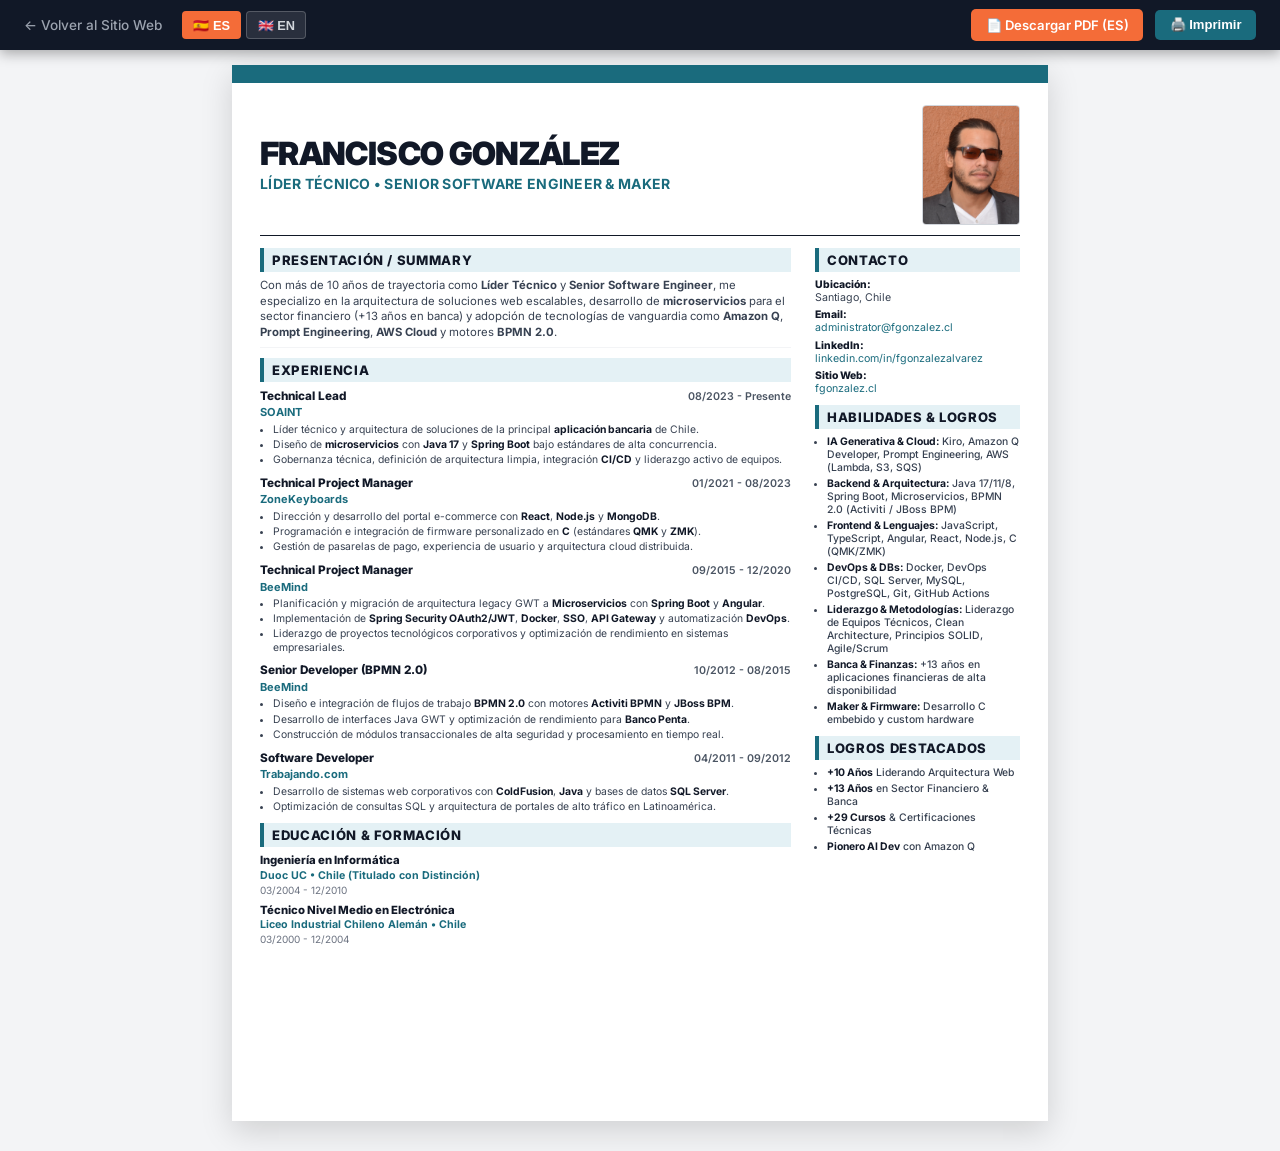
<file: cv.html>
<!DOCTYPE html>
<html lang="es">

<head>
  <meta charset="UTF-8">
  <meta name="viewport" content="width=device-width, initial-scale=1.0">
  <title>CV Francisco González | Technical Lead & Senior Software Engineer</title>
  <link rel="icon" type="image/png" sizes="32x32" href="assets/icons/favicon-32x32.png">

  <!-- Google Fonts: Inter -->
  <link rel="preconnect" href="https://fonts.googleapis.com">
  <link rel="preconnect" href="https://fonts.gstatic.com" crossorigin>
  <link href="https://fonts.googleapis.com/css2?family=Inter:wght@300;400;500;600;700;800;900&display=swap"
    rel="stylesheet">

  <style>
    /* ── STRICT 1-PAGE LETTER SIZE (8.5 x 11 INCHES / 215.9 x 279.4 MM) FULLY OPTIMIZED LAYOUT ── */
    * {
      box-sizing: border-box;
      margin: 0;
      padding: 0;
    }

    html,
    body {
      background-color: #f3f4f6;
      color: #111827;
      font-family: 'Inter', -apple-system, BlinkMacSystemFont, "Segoe UI", Roboto, sans-serif;
      line-height: 1.38;
      -webkit-font-smoothing: antialiased;
    }

    /* Print Floating Toolbar */
    .no-print-bar {
      position: fixed;
      top: 0;
      left: 0;
      right: 0;
      height: 50px;
      background: #111827;
      color: #ffffff;
      display: flex;
      align-items: center;
      justify-content: space-between;
      padding: 0 1.5rem;
      z-index: 9999;
      box-shadow: 0 4px 12px rgba(0, 0, 0, 0.3);
    }

    .toolbar-left,
    .toolbar-right {
      display: flex;
      align-items: center;
      gap: 0.75rem;
    }

    .btn-toolbar {
      background: #1a6b7d;
      color: #ffffff;
      border: none;
      padding: 0.45rem 0.9rem;
      border-radius: 5px;
      font-weight: 600;
      font-size: 0.82rem;
      cursor: pointer;
      text-decoration: none;
      display: inline-flex;
      align-items: center;
      gap: 0.35rem;
      transition: all 0.2s ease;
    }

    .btn-toolbar:hover {
      background: #134e5c;
    }

    .btn-toolbar.orange {
      background: #f46c38;
    }

    .btn-toolbar.orange:hover {
      background: #e05824;
    }

    .btn-lang-toggle {
      background: rgba(255, 255, 255, 0.1);
      border: 1px solid rgba(255, 255, 255, 0.2);
      color: #d1d5db;
      padding: 0.35rem 0.65rem;
      border-radius: 4px;
      font-size: 0.8rem;
      font-weight: 700;
      cursor: pointer;
    }

    .btn-lang-toggle.active {
      background: #f46c38;
      color: #ffffff;
      border-color: transparent;
    }

    .btn-back {
      color: #9ca3af;
      text-decoration: none;
      font-size: 0.85rem;
      font-weight: 500;
    }

    .btn-back:hover {
      color: #ffffff;
    }

    /* CV Sheet Outer Container (Letter Size: 215.9mm x 279.4mm) */
    .cv-page-wrapper {
      width: 215.9mm;
      height: 279.4mm;
      max-height: 279.4mm;
      margin: 65px auto 30px auto;
      background: #ffffff;
      box-shadow: 0 10px 30px rgba(0, 0, 0, 0.15);
      position: relative;
      overflow: hidden;
      /* Prevents overflow onto page 2 */
      display: flex;
      flex-direction: column;
    }

    /* Teal Top Banner Bar */
    .top-accent-bar {
      height: 18px;
      background-color: #1a6b7d;
      width: 100%;
      flex-shrink: 0;
    }

    .cv-inner-container {
      padding: 22px 28px 18px 28px;
      flex: 1;
      display: flex;
      flex-direction: column;
      justify-content: space-between;
    }

    /* Header Section */
    .cv-header {
      display: flex;
      justify-content: space-between;
      align-items: center;
      margin-bottom: 12px;
      border-bottom: 1.5px solid #111827;
      padding-bottom: 10px;
      flex-shrink: 0;
    }

    .cv-name-box {
      flex: 1;
      padding-right: 18px;
    }

    .cv-name {
      font-size: 24pt;
      font-weight: 900;
      letter-spacing: -0.02em;
      color: #111827;
      text-transform: uppercase;
      line-height: 1.05;
      margin-bottom: 4px;
    }

    .cv-subtitle {
      font-size: 10.5pt;
      font-weight: 700;
      color: #1a6b7d;
      letter-spacing: 0.02em;
    }

    .cv-photo-box {
      width: 98px;
      height: 120px;
      border-radius: 4px;
      overflow: hidden;
      flex-shrink: 0;
      border: 1px solid #d1d5db;
    }

    .cv-photo-box img {
      width: 100%;
      height: 100%;
      object-fit: cover;
      object-position: center top;
      display: block;
    }

    /* Two Column Body Grid */
    .cv-grid {
      display: grid;
      grid-template-columns: 1fr 205px;
      gap: 24px;
      flex: 1;
    }

    /* Section Headings with Light Teal Accent Strip */
    .section-title {
      font-size: 9.8pt;
      font-weight: 800;
      text-transform: uppercase;
      letter-spacing: 0.05em;
      color: #111827;
      background: #e4f1f5;
      padding: 3px 8px;
      margin-top: 10px;
      margin-bottom: 6px;
      border-left: 4px solid #1a6b7d;
      display: block;
    }

    main section:first-child .section-title,
    aside section:first-child .section-title {
      margin-top: 0;
    }

    /* Summary Section */
    .summary-text {
      font-size: 8.5pt;
      color: #374151;
      line-height: 1.38;
      margin-bottom: 8px;
      padding-bottom: 6px;
      border-bottom: 1px solid #f3f4f6;
    }

    /* Experience Section */
    .job-block {
      margin-bottom: 8px;
    }

    .job-header {
      display: flex;
      justify-content: space-between;
      align-items: baseline;
      margin-bottom: 1px;
    }

    .job-role {
      font-size: 8.8pt;
      font-weight: 800;
      color: #111827;
    }

    .job-date {
      font-size: 8pt;
      font-weight: 600;
      color: #4b5563;
    }

    .job-company {
      font-size: 8.3pt;
      font-weight: 700;
      color: #1a6b7d;
      margin-bottom: 2px;
    }

    .job-bullets {
      list-style-type: disc;
      padding-left: 13px;
    }

    .job-bullets li {
      font-size: 7.8pt;
      color: #374151;
      margin-bottom: 1.8px;
      line-height: 1.3;
    }

    .job-bullets li strong {
      color: #111827;
    }

    /* Education Section */
    .edu-block {
      margin-bottom: 5px;
    }

    .edu-degree {
      font-size: 8.5pt;
      font-weight: 800;
      color: #111827;
    }

    .edu-institution {
      font-size: 8pt;
      font-weight: 700;
      color: #1a6b7d;
    }

    .edu-date {
      font-size: 7.5pt;
      color: #6b7280;
    }

    /* Right Column: Contact & Skills */
    .contact-list {
      list-style: none;
      font-size: 8pt;
      margin-bottom: 10px;
    }

    .contact-item {
      margin-bottom: 4px;
      line-height: 1.25;
      word-break: break-word;
    }

    .contact-label {
      font-weight: 800;
      color: #111827;
      display: block;
      font-size: 7.8pt;
    }

    .contact-val {
      color: #374151;
      text-decoration: none;
    }

    .contact-val a {
      color: #1a6b7d;
      text-decoration: none;
    }

    /* Skills Bullet List */
    .skills-list {
      list-style-type: disc;
      padding-left: 12px;
    }

    .skills-list li {
      font-size: 7.8pt;
      color: #374151;
      margin-bottom: 3px;
      line-height: 1.25;
      font-weight: 500;
    }

    .skills-list li strong {
      color: #111827;
      font-weight: 700;
    }

    /* ── PRINT MEDIA STRICT 1-PAGE LETTER SIZE FIT ── */
    @media print {
      @page {
        size: letter portrait;
        /* Exact Letter Dimensions: 8.5 x 11 in */
        margin: 0;
      }

      body {
        background-color: #ffffff !important;
        color: #000000 !important;
      }

      .no-print-bar {
        display: none !important;
      }

      .cv-page-wrapper {
        margin: 0 !important;
        box-shadow: none !important;
        width: 215.9mm !important;
        height: 279.4mm !important;
        max-height: 279.4mm !important;
        overflow: hidden !important;
        page-break-inside: avoid !important;
      }

      .cv-inner-container {
        padding: 16px 24px 16px 24px !important;
      }

      .section-title {
        background: #e4f1f5 !important;
        -webkit-print-color-adjust: exact !important;
        print-color-adjust: exact !important;
      }

      .top-accent-bar {
        background-color: #1a6b7d !important;
        -webkit-print-color-adjust: exact !important;
        print-color-adjust: exact !important;
      }
    }
  </style>
</head>

<body>

  <!-- Floating Toolbar -->
  <div class="no-print-bar">
    <div class="toolbar-left">
      <a href="index.html" class="btn-back">← Volver al Sitio Web</a>
      <div style="display:flex; gap:0.3rem; margin-left:0.5rem;">
        <button id="btnCvEs" class="btn-lang-toggle active" onclick="switchLanguage('es')">🇪🇸 ES</button>
        <button id="btnCvEn" class="btn-lang-toggle" onclick="switchLanguage('en')">🇬🇧 EN</button>
      </div>
    </div>

    <div class="toolbar-right">
      <a id="btnPdfLink" href="assets/files/FGONZALEZ_CV_ES.pdf" target="_blank" class="btn-toolbar orange">
        📄 Descargar PDF
      </a>
      <button class="btn-toolbar" onclick="window.print()">
        🖨️ Imprimir
      </button>
    </div>
  </div>

  <!-- Letter Size CV Sheet Container (Strict 8.5 x 11 in) -->
  <div class="cv-page-wrapper">
    <div class="top-accent-bar"></div>

    <div class="cv-inner-container">
      <!-- Header -->
      <header class="cv-header">
        <div class="cv-name-box">
          <h1 class="cv-name">Francisco González</h1>
          <div class="cv-subtitle" id="cvSubTitle">LÍDER TÉCNICO • SENIOR SOFTWARE ENGINEER & MAKER</div>
        </div>
        <div class="cv-photo-box">
          <img src="assets/heroes/foto_profile.jpg" alt="Francisco González Portrait">
        </div>
      </header>

      <!-- 2-Column Grid -->
      <div class="cv-grid">

        <!-- Left Column -->
        <main>
          <!-- Summary -->
          <section>
            <h2 class="section-title" id="secSummaryTitle">RESUMEN / PRESENTACIÓN</h2>
            <p class="summary-text" id="secSummaryBody">
              Con más de 10 años de trayectoria como <strong>Líder Técnico</strong> y <strong>Senior Software
                Engineer</strong>, me especializo en la arquitectura de soluciones web escalables, desarrollo de
              <strong>microservicios</strong> para el sector financiero (+13 años en banca) y adopción de tecnologías de
              vanguardia como <strong>Amazon Q</strong>, <strong>Prompt Engineering</strong>, <strong>AWS Cloud</strong>
              y motores <strong>BPMN 2.0</strong>.
            </p>
          </section>

          <!-- Experience -->
          <section>
            <h2 class="section-title" id="secExpTitle">EXPERIENCIA</h2>

            <!-- Job 1 -->
            <div class="job-block">
              <div class="job-header">
                <span class="job-role" id="job1Role">Technical Lead</span>
                <span class="job-date" id="job1Date">08/2023 - Presente</span>
              </div>
              <div class="job-company">SOAINT</div>
              <ul class="job-bullets" id="job1Bullets">
                <li>Líder técnico y arquitectura de soluciones de la principal <strong>aplicación bancaria</strong> de
                  Chile.</li>
                <li>Diseño de <strong>microservicios</strong> con <strong>Java 17</strong> y <strong>Spring
                    Boot</strong> bajo estándares de alta concurrencia.</li>
                <li>Gobernanza técnica, definición de arquitectura limpia, integración **CI/CD** y liderazgo activo de
                  equipos.</li>
              </ul>
            </div>

            <!-- Job 2 -->
            <div class="job-block">
              <div class="job-header">
                <span class="job-role" id="job2Role">Technical Project Manager</span>
                <span class="job-date">01/2021 - 08/2023</span>
              </div>
              <div class="job-company">ZoneKeyboards</div>
              <ul class="job-bullets" id="job2Bullets">
                <li>Dirección y desarrollo del portal e-commerce con <strong>React</strong>, <strong>Node.js</strong> y
                  <strong>MongoDB</strong>.</li>
                <li>Programación e integración de firmware personalizado en <strong>C</strong> (estándares
                  <strong>QMK</strong> y <strong>ZMK</strong>).</li>
                <li>Gestión de pasarelas de pago, experiencia de usuario y arquitectura cloud distribuida.</li>
              </ul>
            </div>

            <!-- Job 3 -->
            <div class="job-block">
              <div class="job-header">
                <span class="job-role" id="job3Role">Technical Project Manager</span>
                <span class="job-date">09/2015 - 12/2020</span>
              </div>
              <div class="job-company">BeeMind</div>
              <ul class="job-bullets" id="job3Bullets">
                <li>Planificación y migración de arquitectura legacy GWT a <strong>Microservicios</strong> con
                  <strong>Spring Boot</strong> y <strong>Angular</strong>.</li>
                <li>Implementación de <strong>Spring Security OAuth2/JWT</strong>, <strong>Docker</strong>,
                  <strong>SSO</strong>, <strong>API Gateway</strong> y automatización <strong>DevOps</strong>.</li>
                <li>Liderazgo de proyectos tecnológicos corporativos y optimización de rendimiento en sistemas
                  empresariales.</li>
              </ul>
            </div>

            <!-- Job 4 -->
            <div class="job-block">
              <div class="job-header">
                <span class="job-role" id="job4Role">Senior Developer (BPMN 2.0)</span>
                <span class="job-date">10/2012 - 08/2015</span>
              </div>
              <div class="job-company">BeeMind</div>
              <ul class="job-bullets" id="job4Bullets">
                <li>Diseño e integración de flujos de trabajo <strong>BPMN 2.0</strong> con motores <strong>Activiti
                    BPMN</strong> y <strong>JBoss BPM</strong>.</li>
                <li>Desarrollo de interfaces Java GWT y optimización de rendimiento para <strong>Banco Penta</strong>.
                </li>
                <li>Construcción de módulos transaccionales de alta seguridad y procesamiento en tiempo real.</li>
              </ul>
            </div>

            <!-- Job 5 -->
            <div class="job-block">
              <div class="job-header">
                <span class="job-role" id="job5Role">Software Developer</span>
                <span class="job-date">04/2011 - 09/2012</span>
              </div>
              <div class="job-company">Trabajando.com</div>
              <ul class="job-bullets" id="job5Bullets">
                <li>Desarrollo de sistemas web corporativos con <strong>ColdFusion</strong>, <strong>Java</strong> y
                  bases de datos <strong>SQL Server</strong>.</li>
                <li>Optimización de consultas SQL y arquitectura de portales de alto tráfico en Latinoamérica.</li>
              </ul>
            </div>
          </section>

          <!-- Education -->
          <section>
            <h2 class="section-title" id="secEduTitle">EDUCACIÓN & FORMACIÓN</h2>

            <div class="edu-block">
              <div class="edu-degree" id="edu1Degree">Ingeniería en Informática</div>
              <div class="edu-institution">Duoc UC • Chile (Titulado con Distinción)</div>
              <div class="edu-date">03/2004 - 12/2010</div>
            </div>

            <div class="edu-block">
              <div class="edu-degree" id="edu2Degree">Técnico Nivel Medio en Electrónica</div>
              <div class="edu-institution">Liceo Industrial Chileno Alemán • Chile</div>
              <div class="edu-date">03/2000 - 12/2004</div>
            </div>
          </section>
        </main>

        <!-- Right Column -->
        <aside>
          <!-- Contact -->
          <section>
            <h2 class="section-title" id="secContactTitle">CONTACTO</h2>
            <ul class="contact-list">
              <li class="contact-item">
                <span class="contact-label" id="lblAddress">Ubicación:</span>
                <span class="contact-val">Santiago, Chile</span>
              </li>
              <li class="contact-item">
                <span class="contact-label">Email:</span>
                <span class="contact-val"><a
                    href="mailto:administrator@fgonzalez.cl">administrator@fgonzalez.cl</a></span>
              </li>
              <li class="contact-item">
                <span class="contact-label">LinkedIn:</span>
                <span class="contact-val"><a href="https://www.linkedin.com/in/fgonzalezalvarez/"
                    target="_blank">linkedin.com/in/fgonzalezalvarez</a></span>
              </li>
              <li class="contact-item">
                <span class="contact-label" id="lblWeb">Sitio Web:</span>
                <span class="contact-val"><a href="https://fgonzalez.cl" target="_blank">fgonzalez.cl</a></span>
              </li>
            </ul>
          </section>

          <!-- Skills -->
          <section>
            <h2 class="section-title" id="secSkillsTitle">HABILIDADES & LOGROS</h2>
            <ul class="skills-list" id="skillsList">
              <li><strong>IA Generativa & Cloud:</strong> Kiro, Amazon Q Developer, Prompt Engineering, AWS (Lambda, S3,
                SQS)</li>
              <li><strong>Backend & Arquitectura:</strong> Java 17/11/8, Spring Boot, Microservicios, BPMN 2.0 (Activiti
                / JBoss BPM)</li>
              <li><strong>Frontend & Lenguajes:</strong> JavaScript, TypeScript, Angular, React, Node.js, C (QMK/ZMK)
              </li>
              <li><strong>DevOps & DBs:</strong> Docker, DevOps CI/CD, SQL Server, MySQL, PostgreSQL, Git, GitHub
                Actions</li>
              <li><strong>Liderazgo & Metodologías:</strong> Liderazgo de Equipos Técnicos, Clean Architecture,
                Principios SOLID, Agile/Scrum</li>
              <li><strong>Banca & Finanzas:</strong> +13 años en aplicaciones financieras de alta disponibilidad</li>
              <li><strong>Maker & Firmware:</strong> Desarrollo C embebido y custom hardware</li>
            </ul>
          </section>

          <!-- Key Highlights / Badges Box -->
          <section style="margin-top: 10px;">
            <h2 class="section-title" id="secHighlightsTitle">LOGROS DESTACADOS</h2>
            <ul class="skills-list" id="highlightsList">
              <li><strong>+10 Años</strong> Liderando Arquitectura Web</li>
              <li><strong>+13 Años</strong> en Sector Financiero & Banca</li>
              <li><strong>+29 Cursos</strong> & Certificaciones Técnicas</li>
              <li><strong>Pionero AI Dev</strong> con Amazon Q</li>
            </ul>
          </section>
        </aside>

      </div>
    </div>
  </div>

  <!-- Dynamic Language Switcher Script -->
  <script>
    const dataCv = {
      es: {
        subtitle: "LÍDER TÉCNICO • SENIOR SOFTWARE ENGINEER & MAKER",
        secSummaryTitle: "PRESENTACIÓN / SUMMARY",
        secSummaryBody: "Con más de 10 años de trayectoria como <strong>Líder Técnico</strong> y <strong>Senior Software Engineer</strong>, me especializo en la arquitectura de soluciones web escalables, desarrollo de <strong>microservicios</strong> para el sector financiero (+13 años en banca) y adopción de tecnologías de vanguardia como <strong>Amazon Q</strong>, <strong>Prompt Engineering</strong>, <strong>AWS Cloud</strong> y motores <strong>BPMN 2.0</strong>.",
        secExpTitle: "EXPERIENCIA",
        job1Role: "Technical Lead",
        job1Date: "08/2023 - Presente",
        job1Bullets: `
          <li>Líder técnico y arquitectura de soluciones de la principal <strong>aplicación bancaria</strong> de Chile.</li>
          <li>Diseño de <strong>microservicios</strong> con <strong>Java 17</strong> y <strong>Spring Boot</strong> bajo estándares de alta concurrencia.</li>
          <li>Gobernanza técnica, definición de arquitectura limpia, integración <strong>CI/CD</strong> y liderazgo activo de equipos.</li>
        `,
        job2Bullets: `
          <li>Dirección y desarrollo del portal e-commerce con <strong>React</strong>, <strong>Node.js</strong> y <strong>MongoDB</strong>.</li>
          <li>Programación e integración de firmware personalizado en <strong>C</strong> (estándares <strong>QMK</strong> y <strong>ZMK</strong>).</li>
          <li>Gestión de pasarelas de pago, experiencia de usuario y arquitectura cloud distribuida.</li>
        `,
        job3Bullets: `
          <li>Planificación y migración de arquitectura legacy GWT a <strong>Microservicios</strong> con <strong>Spring Boot</strong> y <strong>Angular</strong>.</li>
          <li>Implementación de <strong>Spring Security OAuth2/JWT</strong>, <strong>Docker</strong>, <strong>SSO</strong>, <strong>API Gateway</strong> y automatización <strong>DevOps</strong>.</li>
          <li>Liderazgo de proyectos tecnológicos corporativos y optimización de rendimiento en sistemas empresariales.</li>
        `,
        job4Bullets: `
          <li>Diseño e integración de flujos de trabajo <strong>BPMN 2.0</strong> con motores <strong>Activiti BPMN</strong> y <strong>JBoss BPM</strong>.</li>
          <li>Desarrollo de interfaces Java GWT y optimización de rendimiento para <strong>Banco Penta</strong>.</li>
          <li>Construcción de módulos transaccionales de alta seguridad y procesamiento en tiempo real.</li>
        `,
        job5Role: "Software Developer",
        job5Bullets: `
          <li>Desarrollo de sistemas web corporativos con <strong>ColdFusion</strong>, <strong>Java</strong> y bases de datos <strong>SQL Server</strong>.</li>
          <li>Optimización de consultas SQL y arquitectura de portales de alto tráfico en Latinoamérica.</li>
        `,
        secEduTitle: "EDUCACIÓN & FORMACIÓN",
        edu1Degree: "Ingeniería en Informática",
        edu2Degree: "Técnico Nivel Medio en Electrónica",
        secContactTitle: "CONTACTO",
        lblAddress: "Ubicación:",
        lblWeb: "Sitio Web:",
        secSkillsTitle: "HABILIDADES & LOGROS",
        skillsList: `
          <li><strong>IA Generativa & Cloud:</strong> Kiro, Amazon Q Developer, Prompt Engineering, AWS (Lambda, S3, SQS)</li>
          <li><strong>Backend & Arquitectura:</strong> Java 17/11/8, Spring Boot, Microservicios, BPMN 2.0 (Activiti / JBoss BPM)</li>
          <li><strong>Frontend & Lenguajes:</strong> JavaScript, TypeScript, Angular, React, Node.js, C (QMK/ZMK)</li>
          <li><strong>DevOps & DBs:</strong> Docker, DevOps CI/CD, SQL Server, MySQL, PostgreSQL, Git, GitHub Actions</li>
          <li><strong>Liderazgo & Metodologías:</strong> Liderazgo de Equipos Técnicos, Clean Architecture, Principios SOLID, Agile/Scrum</li>
          <li><strong>Banca & Finanzas:</strong> +13 años en aplicaciones financieras de alta disponibilidad</li>
          <li><strong>Maker & Firmware:</strong> Desarrollo C embebido y custom hardware</li>
        `,
        secHighlightsTitle: "LOGROS DESTACADOS",
        highlightsList: `
          <li><strong>+10 Años</strong> Liderando Arquitectura Web</li>
          <li><strong>+13 Años</strong> en Sector Financiero & Banca</li>
          <li><strong>+29 Cursos</strong> & Certificaciones Técnicas</li>
          <li><strong>Pionero AI Dev</strong> con Amazon Q</li>
        `,
        pdfLink: "assets/files/FGONZALEZ_CV_ES.pdf",
        pdfBtnText: "📄 Descargar PDF (ES)"
      },
      en: {
        subtitle: "TECHNICAL LEAD • SENIOR SOFTWARE ENGINEER & MAKER",
        secSummaryTitle: "SUMMARY",
        secSummaryBody: "With over 10 years of experience as a <strong>Technical Lead</strong> and <strong>Senior Software Engineer</strong>, I specialize in scalable web solution architecture, <strong>microservices</strong> development for the financial sector (+13 years in banking), and adoption of cutting-edge technologies like <strong>Amazon Q</strong>, <strong>Prompt Engineering</strong>, <strong>AWS Cloud</strong>, and <strong>BPMN 2.0</strong> engines.",
        secExpTitle: "EXPERIENCE",
        job1Role: "Technical Lead",
        job1Date: "08/2023 - Present",
        job1Bullets: `
          <li>Technical leadership and solution architecture for the main <strong>banking application</strong> in Chile.</li>
          <li>Design of <strong>microservices</strong> using <strong>Java 17</strong> and <strong>Spring Boot</strong> under high-concurrency standards.</li>
          <li>Technical governance, clean architecture definition, <strong>CI/CD</strong> integration, and active team management.</li>
        `,
        job2Bullets: `
          <li>Direction and development of the e-commerce portal with <strong>React</strong>, <strong>Node.js</strong>, and <strong>MongoDB</strong>.</li>
          <li>Custom firmware programming in <strong>C</strong> (<strong>QMK</strong> and <strong>ZMK</strong> standards).</li>
          <li>Payment gateway integration, user experience optimization, and distributed cloud architecture.</li>
        `,
        job3Bullets: `
          <li>Planning and migration of legacy GWT architecture to <strong>Microservices</strong> with <strong>Spring Boot</strong> and <strong>Angular</strong>.</li>
          <li>Implementation of <strong>Spring Security OAuth2/JWT</strong>, <strong>Docker</strong>, <strong>SSO</strong>, <strong>API Gateway</strong>, and <strong>DevOps</strong> automation.</li>
          <li>Corporate technical project leadership and enterprise systems performance tuning.</li>
        `,
        job4Bullets: `
          <li>Design and integration of <strong>BPMN 2.0</strong> workflows using <strong>Activiti BPMN</strong> and <strong>JBoss BPM</strong> engines.</li>
          <li>Development of Java GWT interfaces and performance optimization for <strong>Banco Penta</strong>.</li>
          <li>Building high-security transactional modules and real-time processing engines.</li>
        `,
        job5Role: "Software Developer",
        job5Bullets: `
          <li>Development of enterprise web platforms using <strong>ColdFusion</strong>, <strong>Java</strong>, and <strong>SQL Server</strong> databases.</li>
          <li>SQL query optimization and high-traffic portal architecture across Latin America.</li>
        `,
        secEduTitle: "EDUCATION & ACADEMICS",
        edu1Degree: "Software Engineering",
        edu2Degree: "Electronics Technician",
        secContactTitle: "CONTACT",
        lblAddress: "Location:",
        lblWeb: "Website:",
        secSkillsTitle: "SKILLS & COMPETENCIES",
        skillsList: `
          <li><strong>Generative AI & Cloud:</strong> Kiro, Amazon Q Developer, Prompt Engineering, AWS (Lambda, S3, SQS)</li>
          <li><strong>Backend & Architecture:</strong> Java 17/11/8, Spring Boot, Microservices, BPMN 2.0 (Activiti / JBoss BPM)</li>
          <li><strong>Frontend & Languages:</strong> JavaScript, TypeScript, Angular, React, Node.js, C (QMK/ZMK)</li>
          <li><strong>DevOps & DBs:</strong> Docker, DevOps CI/CD, SQL Server, MySQL, PostgreSQL, Git, GitHub Actions</li>
          <li><strong>Leadership & Methodologies:</strong> Technical Team Leadership, Clean Architecture, SOLID Principles, Agile/Scrum</li>
          <li><strong>Banking & Finance:</strong> +13 years in high-availability financial systems</li>
          <li><strong>Maker & Firmware:</strong> Embedded C development & custom hardware</li>
        `,
        secHighlightsTitle: "KEY HIGHLIGHTS",
        highlightsList: `
          <li><strong>+10 Years</strong> Leading Web Architecture</li>
          <li><strong>+13 Years</strong> in Finance & Banking Sector</li>
          <li><strong>+29 Courses</strong> & Tech Certifications</li>
          <li><strong>AI Dev Pioneer</strong> with Amazon Q</li>
        `,
        pdfLink: "assets/files/FGONZALEZ_CV_EN.pdf",
        pdfBtnText: "📄 Download PDF (EN)"
      }
    };

    function switchLanguage(lang) {
      const cv = dataCv[lang] || dataCv.es;
      document.documentElement.lang = lang;

      document.getElementById("btnCvEs").classList.toggle("active", lang === 'es');
      document.getElementById("btnCvEn").classList.toggle("active", lang === 'en');

      document.getElementById("cvSubTitle").innerHTML = cv.subtitle;
      document.getElementById("secSummaryTitle").innerText = cv.secSummaryTitle;
      document.getElementById("secSummaryBody").innerHTML = cv.secSummaryBody;
      document.getElementById("secExpTitle").innerText = cv.secExpTitle;
      document.getElementById("job1Role").innerText = cv.job1Role;
      document.getElementById("job1Date").innerText = cv.job1Date;
      document.getElementById("job1Bullets").innerHTML = cv.job1Bullets;
      document.getElementById("job2Bullets").innerHTML = cv.job2Bullets;
      document.getElementById("job3Bullets").innerHTML = cv.job3Bullets;
      document.getElementById("job4Bullets").innerHTML = cv.job4Bullets;
      if (document.getElementById("job5Role")) document.getElementById("job5Role").innerText = cv.job5Role;
      if (document.getElementById("job5Bullets")) document.getElementById("job5Bullets").innerHTML = cv.job5Bullets;
      document.getElementById("secEduTitle").innerText = cv.secEduTitle;
      document.getElementById("edu1Degree").innerText = cv.edu1Degree;
      document.getElementById("edu2Degree").innerText = cv.edu2Degree;
      document.getElementById("secContactTitle").innerText = cv.secContactTitle;
      document.getElementById("lblAddress").innerText = cv.lblAddress;
      document.getElementById("lblWeb").innerText = cv.lblWeb;
      document.getElementById("secSkillsTitle").innerText = cv.secSkillsTitle;
      document.getElementById("skillsList").innerHTML = cv.skillsList;
      if (document.getElementById("secHighlightsTitle")) document.getElementById("secHighlightsTitle").innerText = cv.secHighlightsTitle;
      if (document.getElementById("highlightsList")) document.getElementById("highlightsList").innerHTML = cv.highlightsList;

      const pdfBtn = document.getElementById("btnPdfLink");
      if (pdfBtn) {
        pdfBtn.href = cv.pdfLink;
        pdfBtn.innerHTML = cv.pdfBtnText;
      }
    }

    // Auto-detect language parameter if passed (e.g. cv.html?lang=en)
    const urlParams = new URLSearchParams(window.location.search);
    const initialLang = urlParams.get('lang') || localStorage.getItem('portfolioLang') || 'es';
    switchLanguage(initialLang);
  </script>
</body>

</html>
</file>
